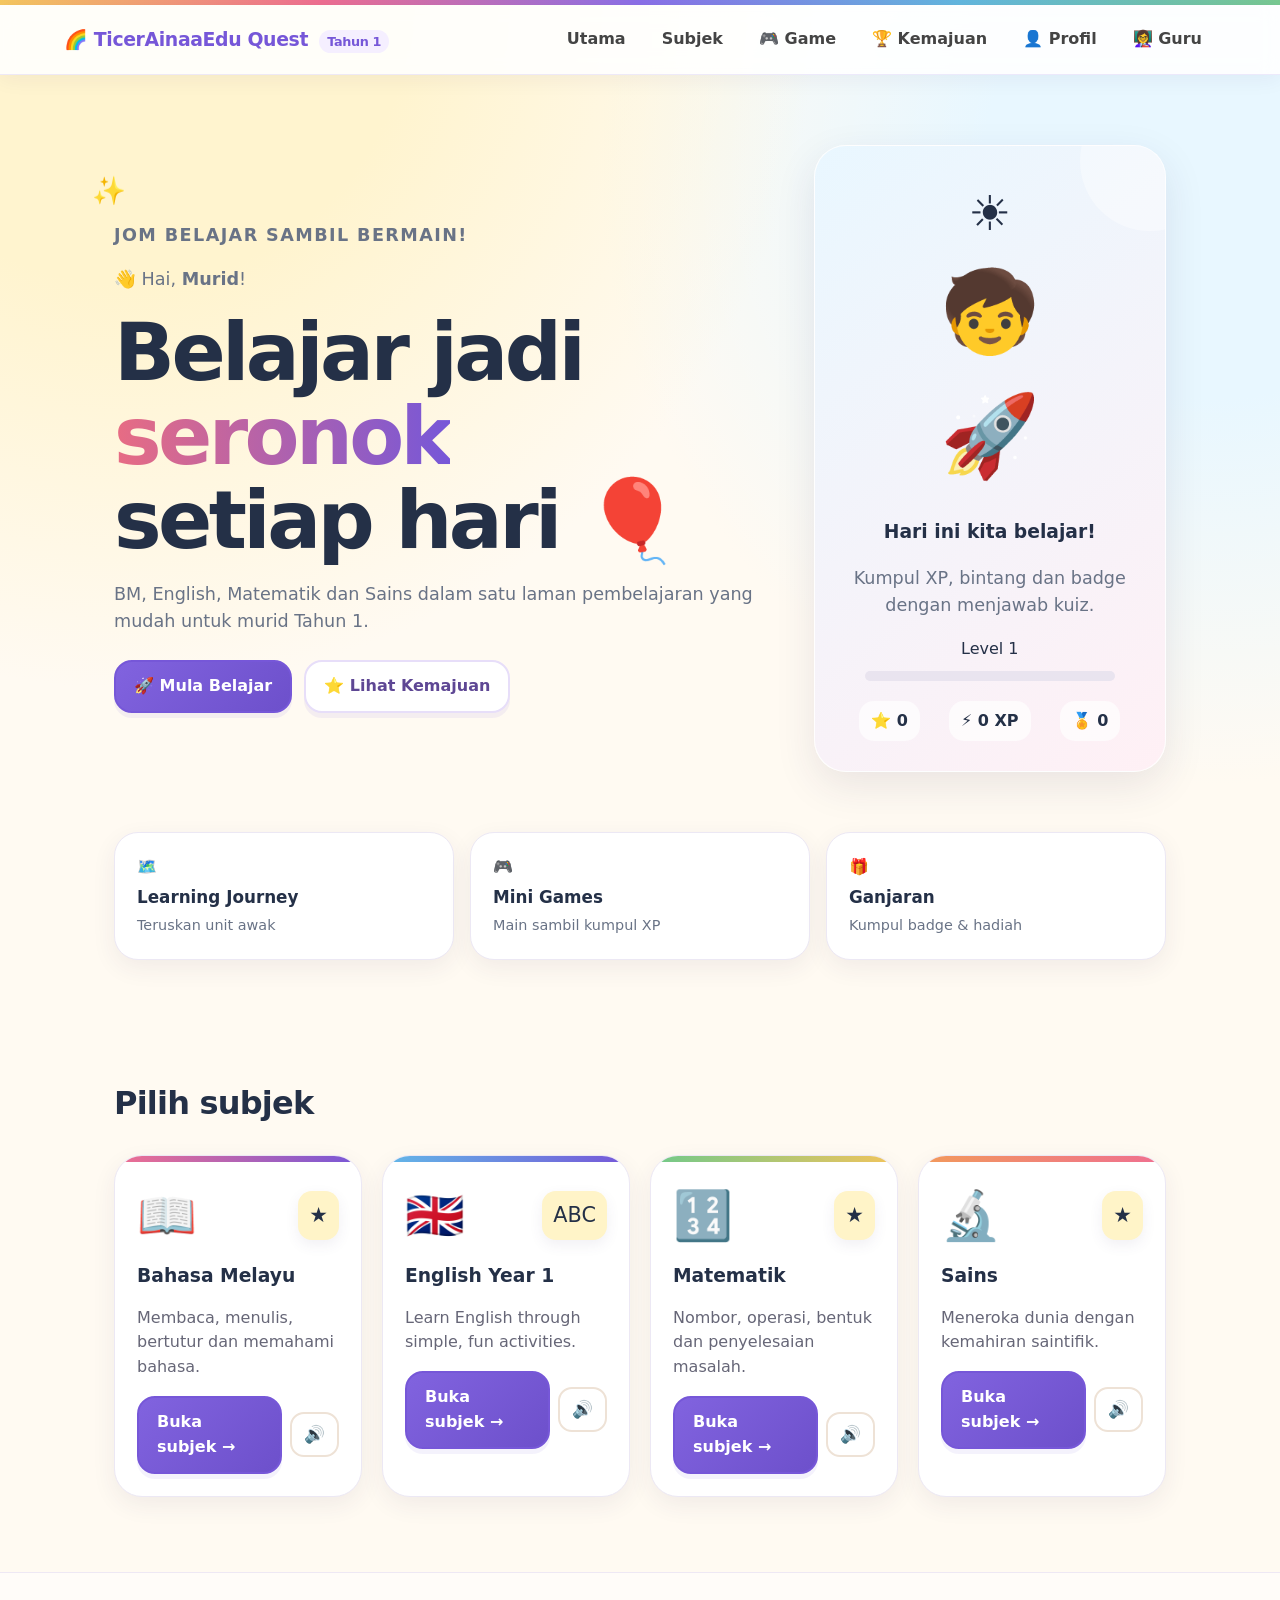
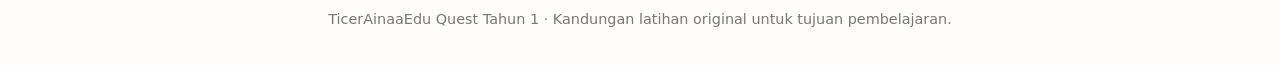
<file: index.html>
<!doctype html>
<html lang="ms">
<head>
<meta charset="utf-8"><meta name="viewport" content="width=device-width,initial-scale=1">
<title>TicerAinaaEdu Quest Tahun 1</title><link rel="stylesheet" href="style.css">
</head>
<body>
<header class="top"><div class="brand">🌈 TicerAinaaEdu Quest <span>Tahun 1</span></div>
<nav><a href="index.html">Utama</a><a href="subjects.html">Subjek</a><a href="game.html">🎮 Game</a><a href="progress.html">🏆 Kemajuan</a><a href="profile.html">👤 Profil</a><a href="teacher.html">👩‍🏫 Guru</a></nav></header>
<main class="hero">
<section><p class="eyebrow">Jom belajar sambil bermain!</p><p>👋 Hai, <b id="studentWelcome">Murid</b>!</p><h1>Belajar jadi <span>seronok</span> setiap hari 🎈</h1>
<p>BM, English, Matematik dan Sains dalam satu laman pembelajaran yang mudah untuk murid Tahun 1.</p>
<div class="actions"><a class="btn primary" href="subjects.html">🚀 Mula Belajar</a><a class="btn" href="progress.html">⭐ Lihat Kemajuan</a></div></section>
<div class="hero-card"><div class="sun">☀️</div><div class="home-avatar" id="homeAvatar">🧒</div><div class="rocket">🚀</div><h3>Hari ini kita belajar!</h3><p>Kumpul XP, bintang dan badge dengan menjawab kuiz.</p><div class="home-level"><span id="homeLevel">Level 1</span><div class="level-track"><i id="homeLevelBar"></i></div></div><div class="mini-stats"><b>⭐ <span id="stars">0</span></b><b>⚡ <span id="xp">0</span> XP</b><b>🏅 <span id="badges">0</span></b></div></div>
</main>
<section class="section quick-home"><div class="quick-grid"><a class="quick-card" href="subjects.html">🗺️<b>Learning Journey</b><span>Teruskan unit awak</span></a><a class="quick-card" href="game.html">🎮<b>Mini Games</b><span>Main sambil kumpul XP</span></a><a class="quick-card" href="progress.html">🎁<b>Ganjaran</b><span>Kumpul badge & hadiah</span></a></div></section>
<section class="section"><h2>Pilih subjek</h2><div id="subjectGrid" class="grid"></div></section>
<footer>TicerAinaaEdu Quest Tahun 1 · Kandungan latihan original untuk tujuan pembelajaran.</footer>
<script src="app.js?v=60"></script><script>renderSubjects("subjectGrid"); updateHomeStats();</script>
</body></html>
</file>
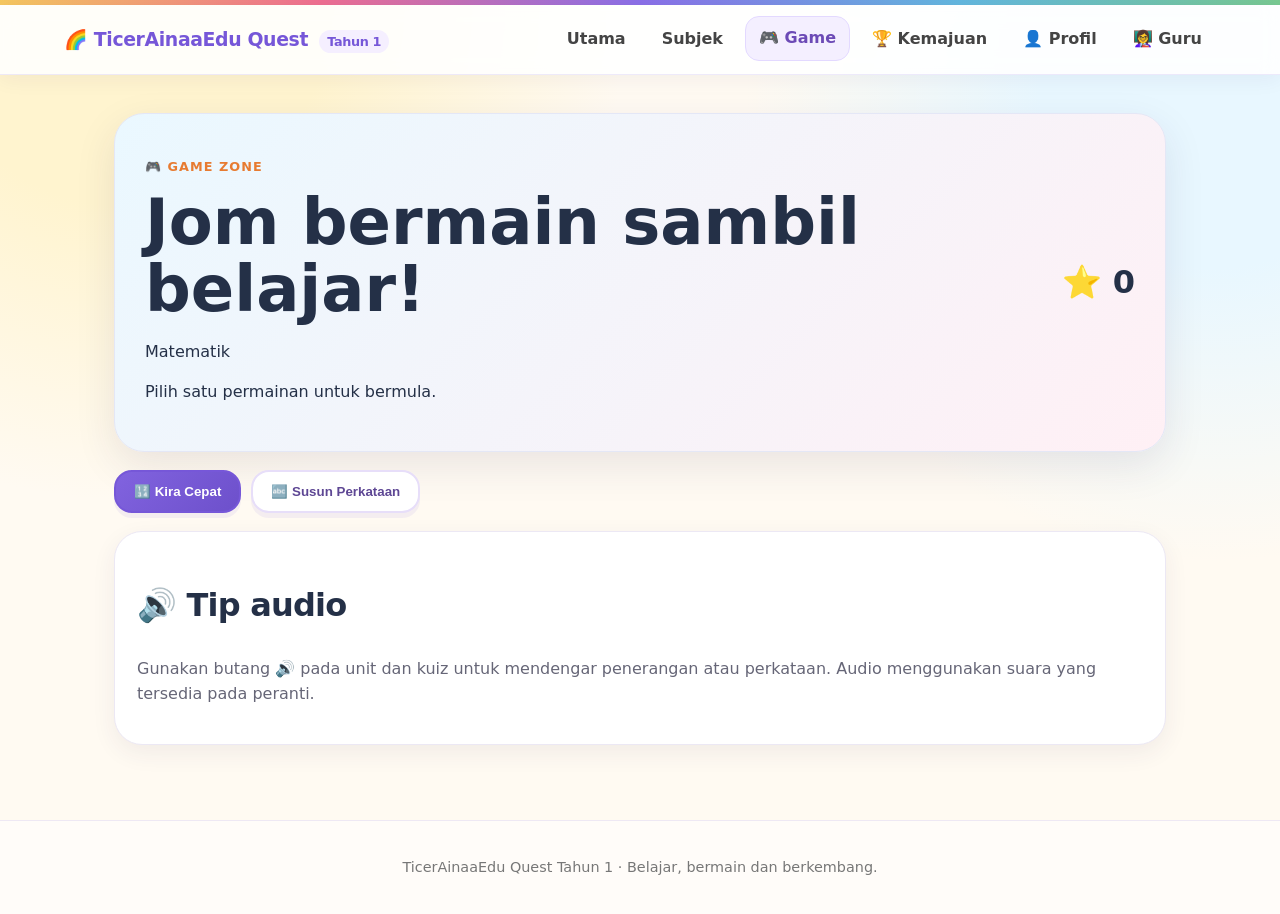
<file: game.html>
<!doctype html><html lang="ms"><head><meta charset="utf-8"><meta name="viewport" content="width=device-width,initial-scale=1"><title>Mini Game - TicerAinaaEdu Quest</title><link rel="stylesheet" href="style.css"></head><body><header class="top"><div class="brand">🌈 TicerAinaaEdu Quest <span>Tahun 1</span></div><nav><a href="index.html">Utama</a><a href="subjects.html">Subjek</a><a class="active" href="game.html">🎮 Game</a><a href="progress.html">🏆 Kemajuan</a><a href="profile.html">👤 Profil</a><a href="teacher.html">👩‍🏫 Guru</a></nav></header><main class="section"><div class="game-hero"><div><p class="eyebrow">🎮 Game Zone</p><h1>Jom bermain sambil belajar!</h1><p id="gameSubject">Tahun 1</p><p id="gamePrompt">Pilih satu permainan untuk bermula.</p></div><div class="game-score">⭐ <span id="gameScore">0</span></div></div><div class="game-menu"><button class="game-start btn primary" onclick="startNumberGame()">🔢 Kira Cepat</button><button class="game-start btn" onclick="startMatchGame()">🔤 Susun Perkataan</button></div><div id="gameArea"></div><div class="card"><h2>🔊 Tip audio</h2><p>Gunakan butang 🔊 pada unit dan kuiz untuk mendengar penerangan atau perkataan. Audio menggunakan suara yang tersedia pada peranti.</p></div></main><footer>TicerAinaaEdu Quest Tahun 1 · Belajar, bermain dan berkembang.</footer><script src="app.js?v=60"></script><script>initGame();</script></body></html>
</file>
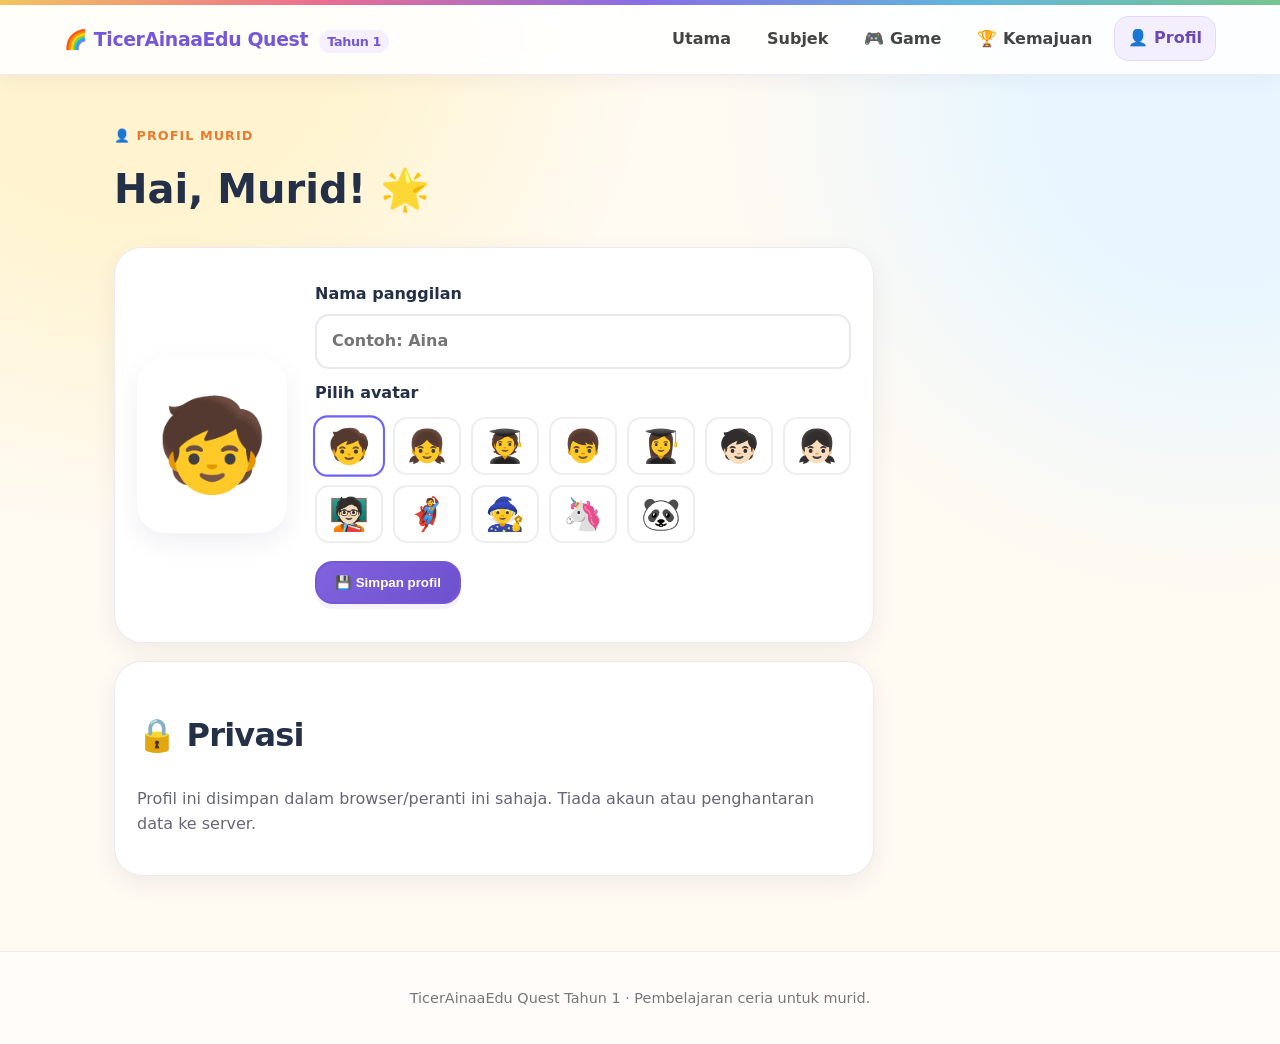
<file: profile.html>
<!doctype html><html lang="ms"><head><meta charset="utf-8"><meta name="viewport" content="width=device-width,initial-scale=1"><title>Profil Murid - TicerAinaaEdu Quest</title><link rel="stylesheet" href="style.css"></head><body>
<header class="top"><div class="brand">🌈 TicerAinaaEdu Quest <span>Tahun 1</span></div><nav><a href="index.html">Utama</a><a href="subjects.html">Subjek</a><a href="game.html">🎮 Game</a><a href="progress.html">🏆 Kemajuan</a><a class="active" href="profile.html">👤 Profil</a></nav></header>
<main class="section"><p class="eyebrow">👤 Profil murid</p><h1>Hai, <span id="hello">Murid</span>! 🌟</h1><div class="profile-card card"><div class="avatar-big" id="avatarBig">🧒</div><div class="profile-form"><label>Nama panggilan<input id="studentName" maxlength="30" placeholder="Contoh: Aina"></label><label>Pilih avatar</label><div class="avatar-grid" id="avatarGrid"></div><button class="btn primary" onclick="saveProfile()">💾 Simpan profil</button><p id="profileMsg" class="success-msg"></p></div></div><div class="card tip"><h2>🔒 Privasi</h2><p>Profil ini disimpan dalam browser/peranti ini sahaja. Tiada akaun atau penghantaran data ke server.</p></div></main><footer>TicerAinaaEdu Quest Tahun 1 · Pembelajaran ceria untuk murid.</footer>
<script src="app.js?v=60"></script><script>renderProfile();</script></body></html>
</file>
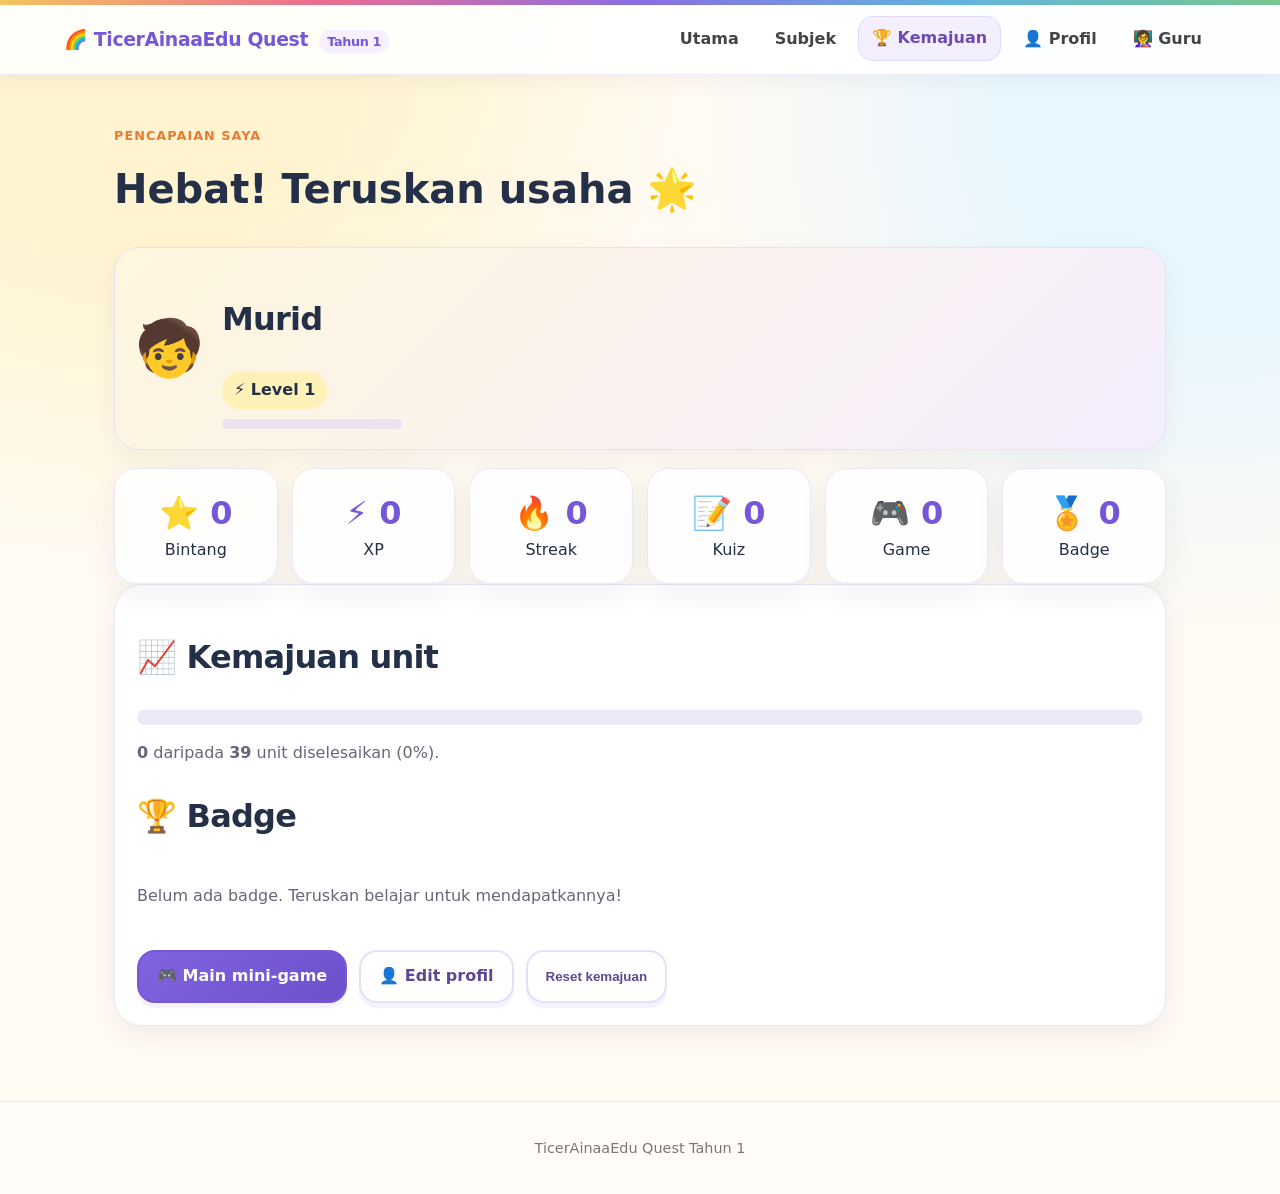
<file: progress.html>
<!doctype html><html lang="ms"><head><meta charset="utf-8"><meta name="viewport" content="width=device-width,initial-scale=1">
<title>Kemajuan - TicerAinaaEdu Quest</title><link rel="stylesheet" href="style.css"></head><body>
<header class="top"><div class="brand">🌈 TicerAinaaEdu Quest <span>Tahun 1</span></div><nav><a href="index.html">Utama</a><a href="subjects.html">Subjek</a><a class="active" href="progress.html">🏆 Kemajuan</a><a href="profile.html">👤 Profil</a><a href="teacher.html">👩‍🏫 Guru</a></nav></header>
<main class="section"><p class="eyebrow">Pencapaian saya</p><h1>Hebat! Teruskan usaha 🌟</h1><div id="progress"></div></main><footer>TicerAinaaEdu Quest Tahun 1</footer>
<script src="app.js?v=60"></script><script>renderProgress();</script></body></html>
</file>
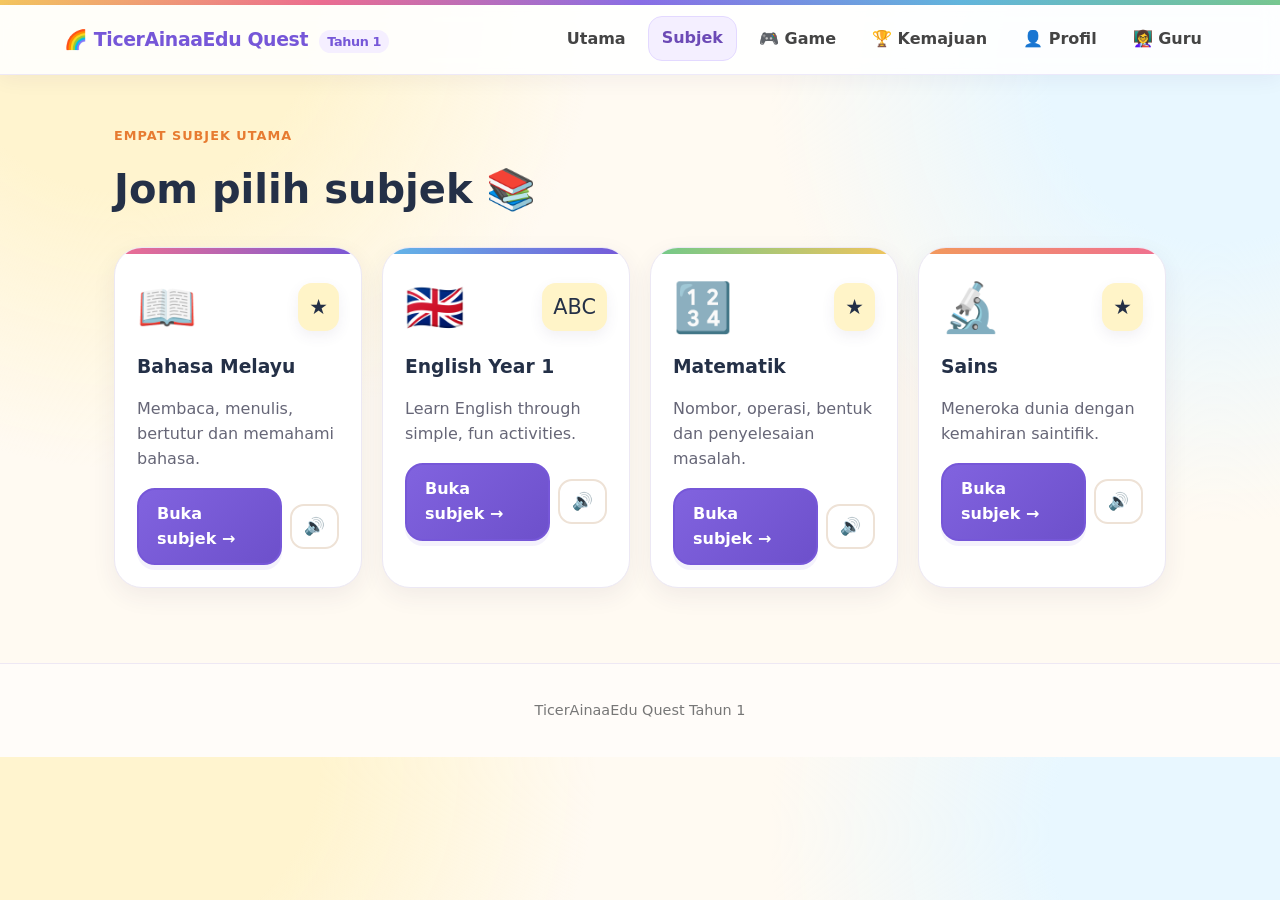
<file: subjects.html>
<!doctype html><html lang="ms"><head><meta charset="utf-8"><meta name="viewport" content="width=device-width,initial-scale=1">
<title>Subjek - TicerAinaaEdu Quest</title><link rel="stylesheet" href="style.css"></head><body>
<header class="top"><div class="brand">🌈 TicerAinaaEdu Quest <span>Tahun 1</span></div><nav><a href="index.html">Utama</a><a class="active" href="subjects.html">Subjek</a><a href="game.html">🎮 Game</a><a href="progress.html">🏆 Kemajuan</a><a href="profile.html">👤 Profil</a><a href="teacher.html">👩‍🏫 Guru</a></nav></header>
<main class="section"><p class="eyebrow">Empat subjek utama</p><h1>Jom pilih subjek 📚</h1><div id="subjectGrid" class="grid"></div></main><footer>TicerAinaaEdu Quest Tahun 1</footer>
<script src="app.js?v=60"></script><script>renderSubjects("subjectGrid");</script></body></html>
</file>
<file: style.css>
*{box-sizing:border-box}body{margin:0;font-family:system-ui,-apple-system,Segoe UI,sans-serif;background:#fffaf2;color:#263238;line-height:1.55}.top{position:sticky;top:0;z-index:5;display:flex;justify-content:space-between;align-items:center;padding:15px 6%;background:#ffffffee;backdrop-filter:blur(10px);border-bottom:1px solid #eee}.brand{font-weight:900;font-size:1.25rem;color:#6c4ab6}.brand span{font-size:.8rem;color:#555}.top nav{display:flex;gap:8px}.top nav a{padding:9px 13px;border-radius:14px;text-decoration:none;color:#444;font-weight:700}.top nav a:hover,.top nav .active{background:#efe8ff;color:#6c4ab6}.hero{max-width:1100px;margin:auto;padding:70px 6%;display:grid;grid-template-columns:1.3fr .7fr;gap:35px;align-items:center}.eyebrow{font-weight:800;color:#e77b31;text-transform:uppercase;letter-spacing:.08em;font-size:.8rem}.hero h1{font-size:clamp(2.5rem,7vw,5rem);line-height:1.05;margin:10px 0}.hero h1 span{color:#e86c83}.hero p{font-size:1.1rem;max-width:650px}.actions{display:flex;gap:12px;flex-wrap:wrap;margin-top:25px}.btn{display:inline-block;padding:12px 18px;border-radius:16px;background:white;border:2px solid #eadffb;text-decoration:none;color:#5e4794;font-weight:800}.btn.primary{background:#7b5ac7;color:white;border-color:#7b5ac7}.hero-card{background:linear-gradient(145deg,#e9f7ff,#fff0f5);border-radius:32px;padding:30px;text-align:center;box-shadow:0 18px 50px #8b6bb522}.sun{font-size:3rem}.rocket{font-size:5rem}.mini-stats{display:flex;justify-content:space-around;margin-top:20px}.section{max-width:1100px;margin:auto;padding:45px 6%}.section h1{font-size:2.5rem;margin-top:0}.section h2{font-size:2rem}.grid{display:grid;grid-template-columns:repeat(auto-fit,minmax(220px,1fr));gap:18px}.card{background:white;border:1px solid #eee2d6;border-radius:24px;padding:22px;box-shadow:0 8px 30px #6d4b2410}.subject-icon{font-size:3rem}.card h3{margin:8px 0}.card p{color:#667}.unit{display:flex;align-items:center;justify-content:space-between;gap:12px}.unit .num{width:48px;height:48px;border-radius:15px;display:grid;place-items:center;background:#f1eaff;font-weight:900;color:#6c4ab6}.unit a{margin-left:auto}.lesson-box{background:white;border-radius:28px;padding:28px;box-shadow:0 10px 35px #6d4b2410}.chips{display:flex;gap:8px;flex-wrap:wrap}.chip{padding:6px 10px;border-radius:99px;background:#fff0d8;font-weight:700;font-size:.85rem}.quiz-q{background:white;border-radius:24px;padding:24px;margin:18px 0;border:1px solid #eee}.option{display:block;width:100%;text-align:left;padding:13px 15px;margin:9px 0;border:2px solid #eee2d6;border-radius:14px;background:#fff;cursor:pointer;font-weight:700}.option:hover{border-color:#a68bdc;background:#faf7ff}.option.correct{border-color:#62b77b;background:#edfff2}.option.wrong{border-color:#df7272;background:#fff0f0}.result{text-align:center;padding:25px;background:#f0ebff;border-radius:24px}.bar{height:15px;background:#eee;border-radius:99px;overflow:hidden}.bar i{display:block;height:100%;background:#7b5ac7}.statgrid{display:grid;grid-template-columns:repeat(auto-fit,minmax(150px,1fr));gap:14px}.stat{background:white;border-radius:22px;padding:20px;text-align:center}.stat b{display:block;font-size:2rem}footer{text-align:center;padding:35px;color:#777;font-size:.9rem}@media(max-width:750px){.hero{grid-template-columns:1fr;padding-top:45px}.top{align-items:flex-start}.top nav{flex-wrap:wrap;justify-content:flex-end}.brand{font-size:1rem}.hero h1{font-size:2.8rem}}
.points{margin:10px 0 0 18px;padding:0}.points li{margin:4px 0}.unit{align-items:flex-start}
.profile-card{display:flex;gap:28px;align-items:center;max-width:760px;margin-top:18px}.avatar-big{font-size:90px;min-width:150px;text-align:center;background:#fff;border-radius:28px;padding:18px;box-shadow:0 10px 30px rgba(0,0,0,.08)}.profile-form{flex:1}.profile-form label{display:block;font-weight:700;margin:12px 0}.profile-form input{display:block;width:100%;box-sizing:border-box;padding:13px 15px;border:2px solid #e8e8ef;border-radius:14px;margin-top:7px;font:inherit}.avatar-grid{display:flex;flex-wrap:wrap;gap:10px;margin:10px 0 18px}.avatar-choice{font-size:32px;border:2px solid #eee;border-radius:14px;background:#fff;padding:8px 12px;cursor:pointer}.avatar-choice.selected{border-color:#6c63ff;transform:scale(1.06)}.success-msg{font-weight:700}.tip{max-width:760px;margin-top:18px}.level-pill{display:inline-block;padding:7px 12px;border-radius:999px;background:#fff2b8;font-weight:800}.streak{font-weight:800}.@media(max-width:650px){.profile-card{flex-direction:column;text-align:center}.profile-form{width:100%}.avatar-big{min-width:120px}}
@keyframes fall{to{transform:translateY(110vh) rotate(360deg);opacity:0}}
.teacher-head{display:flex;justify-content:space-between;align-items:flex-start;gap:20px;margin-bottom:20px}.teacher-head h1{font-size:clamp(2.2rem,5vw,3.6rem);margin:4px 0}.teacher-actions{display:flex;gap:10px;flex-wrap:wrap}.teacher-profile{display:flex;align-items:center;gap:18px;margin-bottom:18px}.teacher-avatar{font-size:58px;width:88px;height:88px;border-radius:24px;background:#f1eaff;display:grid;place-items:center}.teacher-profile h2{margin:0}.teacher-profile p{margin:4px 0;color:#667}.teacher-stats{margin-bottom:18px}.teacher-section{margin-top:18px}.subject-progress-list{display:grid;gap:18px}.subject-row-top{display:flex;justify-content:space-between;gap:12px;margin-bottom:7px}.teacher-note{background:#fff8e8}.chip{display:inline-block;margin:4px}.teacher-head .eyebrow{margin-bottom:0}@media(max-width:700px){.teacher-head{flex-direction:column}.teacher-actions{width:100%}.teacher-actions .btn{flex:1;text-align:center}.subject-row-top{font-size:.9rem}}@media print{.top nav,.teacher-actions,footer{display:none!important}.top{position:static}.section{padding:20px}.card{box-shadow:none}.teacher-note{display:none}}
/* V6: richer child-friendly UI */
.subject-art{font-size:3rem;display:flex;align-items:center;justify-content:space-between}.subject-art span{font-size:1.3rem;background:#fff4c8;padding:8px 11px;border-radius:14px}.subject-card{transition:transform .18s ease,box-shadow .18s ease}.subject-card:hover{transform:translateY(-4px);box-shadow:0 14px 35px #6d4b2420}.card-actions{display:flex;align-items:center;gap:8px;margin-top:14px}.icon-btn{border:2px solid #eee2d6;background:#fff;border-radius:14px;padding:10px 12px;cursor:pointer;font-size:1.05rem}.icon-btn:hover{background:#faf7ff;border-color:#a68bdc}.subject-banner{display:flex;align-items:center;gap:25px;background:linear-gradient(135deg,#fff,#f5efff);border-radius:30px;padding:25px;margin-bottom:22px}.big-visual{font-size:4rem;min-width:130px;text-align:center}.unit-top{display:flex;justify-content:space-between;align-items:center}.unit-emoji{font-size:1.7rem}.quiz-head{display:flex;justify-content:space-between;align-items:center;gap:15px}.mode-pill{background:#fff2b8;border-radius:99px;padding:9px 14px;font-weight:900}.lesson-box{display:flex;align-items:center;gap:22px}.lesson-visual{font-size:3.3rem;min-width:90px;text-align:center}.adaptive-note{margin:18px 0;padding:15px 18px;background:#eaf8ff;border:1px solid #d7eff9;border-radius:18px;font-weight:650}.question-title{display:flex;justify-content:space-between;align-items:center;gap:10px}.question-title h3{margin:0}.result-trophy{font-size:4rem}.center{justify-content:center}.profile-strip{display:flex;align-items:center;gap:18px;background:linear-gradient(135deg,#fff7dd,#f4edff);border-radius:25px;padding:20px;margin-bottom:18px}.profile-avatar{font-size:55px}.level-track{height:10px;background:#e9e4ef;border-radius:99px;overflow:hidden;margin-top:9px;min-width:180px}.level-track i{display:block;height:100%;background:#e86c83;border-radius:99px}.badge-wall{display:flex;gap:10px;flex-wrap:wrap}.badge-item{padding:10px 13px;border-radius:16px;background:#fff4d7;font-weight:800}.warning{background:#fff0d0!important}.history-table{display:grid;gap:8px}.history-table>div{display:flex;justify-content:space-between;gap:12px;padding:11px 13px;border-radius:12px;background:#faf8f4}.home-avatar{font-size:5rem}.home-level{max-width:250px;margin:15px auto}.home-level .level-track{min-width:0}.game-hero{display:flex;justify-content:space-between;align-items:center;gap:20px;background:linear-gradient(135deg,#eaf8ff,#fff0f5);border-radius:30px;padding:30px;margin-bottom:18px}.game-hero h1{font-size:clamp(2.2rem,6vw,4rem);line-height:1.05;margin:5px 0}.game-score{font-size:2rem;font-weight:900;white-space:nowrap}.game-menu{display:flex;gap:10px;flex-wrap:wrap;margin-bottom:18px}.game-start.active{box-shadow:0 0 0 4px #eee2ff}.game-card{background:white;border-radius:28px;padding:30px;text-align:center;box-shadow:0 10px 35px #6d4b2410;margin-bottom:18px}.game-big{font-size:3.4rem;font-weight:950;letter-spacing:.05em;margin:10px}.game-options{display:grid;grid-template-columns:repeat(2,minmax(120px,1fr));gap:12px;max-width:500px;margin:20px auto}.game-option{padding:18px;border:2px solid #eee2d6;border-radius:18px;background:#fff;font-size:1.4rem;font-weight:900;cursor:pointer}.game-option:hover{background:#faf7ff;border-color:#a68bdc}.game-option.correct{background:#edfff2;border-color:#62b77b}.game-option.wrong{background:#fff0f0;border-color:#df7272}.game-input{display:block;width:min(100%,380px);margin:15px auto;padding:14px;border:2px solid #e8e8ef;border-radius:15px;font:inherit;font-size:1.2rem;text-align:center}.game-success{font-size:1.3rem;font-weight:900}.game-fail{font-weight:800}@media(max-width:700px){.lesson-box,.subject-banner,.game-hero{flex-direction:column;text-align:center}.quiz-head{align-items:flex-start;flex-direction:column}.mode-pill{align-self:flex-start}.game-options{grid-template-columns:1fr 1fr}.big-visual{min-width:0}.profile-strip{align-items:flex-start}.level-track{min-width:150px}}@media(max-width:450px){.top nav a{font-size:.85rem;padding:7px 9px}.game-options{grid-template-columns:1fr}.game-big{font-size:2.7rem}}

/* V7 - Playful app-style redesign */
:root{--ink:#243047;--muted:#697386;--purple:#7657d8;--pink:#ef6f91;--cream:#fffaf2;--card:#ffffff;--line:#ece8f4;--shadow:0 14px 40px rgba(50,38,90,.10)}
html{scroll-behavior:smooth}body{font-family:ui-rounded,system-ui,-apple-system,BlinkMacSystemFont,"Segoe UI",sans-serif;background:radial-gradient(circle at 10% 0%,#fff4cf 0 14%,transparent 34%),radial-gradient(circle at 95% 10%,#e8f7ff 0 12%,transparent 32%),var(--cream);color:var(--ink)}
body:before{content:"";display:block;height:5px;background:linear-gradient(90deg,#f6c85f,#ef6f91,#8b70e8,#63b8df,#78c991)}
.top{position:sticky;top:0;margin:0 auto;padding:12px max(5%,24px);background:rgba(255,255,255,.88);border-bottom:1px solid rgba(118,87,216,.12);box-shadow:0 4px 20px rgba(55,42,95,.06);z-index:20}
.brand{font-size:1.18rem;color:var(--purple);letter-spacing:-.02em}.brand span{background:#f5efff;color:#7657d8;padding:4px 8px;border-radius:999px;margin-left:5px}.top nav a{border:1px solid transparent;transition:.18s}.top nav a:hover,.top nav .active{background:#f4efff;border-color:#e3d9ff;transform:translateY(-1px)}
.hero{max-width:1180px;padding:70px 5% 55px;gap:45px}.hero section:first-child{position:relative}.hero section:first-child:before{content:"✨";position:absolute;left:-22px;top:-34px;font-size:1.7rem;animation:floaty 3s ease-in-out infinite}.hero h1{letter-spacing:-.045em;text-wrap:balance}.hero h1 span{background:linear-gradient(90deg,#e86c83,#7657d8);-webkit-background-clip:text;background-clip:text;color:transparent}.hero p{color:var(--muted)}
.btn{border:2px solid #e7def9;border-radius:18px;box-shadow:0 5px 0 rgba(118,87,216,.08);transition:transform .15s,box-shadow .15s}.btn:hover{transform:translateY(-2px);box-shadow:0 8px 18px rgba(65,48,100,.10)}.btn.primary{background:linear-gradient(135deg,#8163df,#6d50cb);border-color:#7657d8}
.hero-card{border:1px solid rgba(255,255,255,.9);box-shadow:var(--shadow);position:relative;overflow:hidden}.hero-card:after{content:"";position:absolute;width:140px;height:140px;border-radius:50%;background:rgba(255,255,255,.35);right:-55px;top:-55px}.hero-card .mini-stats b{background:rgba(255,255,255,.7);padding:8px 12px;border-radius:15px}
.section{max-width:1180px;padding:38px 5% 55px}.section h2{letter-spacing:-.025em}.grid{gap:20px}.card{border:1px solid var(--line);box-shadow:0 8px 25px rgba(50,38,90,.07);transition:transform .18s,box-shadow .18s;border-radius:28px}.card:hover{transform:translateY(-5px);box-shadow:var(--shadow)}.subject-card{position:relative;overflow:hidden}.subject-card:before{content:"";position:absolute;inset:0 0 auto;height:6px;background:linear-gradient(90deg,#ef6f91,#7657d8)}.subject-card:nth-child(2):before{background:linear-gradient(90deg,#62b8e8,#7657d8)}.subject-card:nth-child(3):before{background:linear-gradient(90deg,#70c98a,#f2c45c)}.subject-card:nth-child(4):before{background:linear-gradient(90deg,#f29a5b,#ef6f91)}
.subject-icon{background:#faf7ff;width:76px;height:76px;border-radius:24px;display:grid;place-items:center}.subject-art span{box-shadow:0 5px 14px rgba(80,60,120,.08)}
.subject-banner{border:1px solid #e9e0fa;box-shadow:0 10px 30px rgba(50,38,90,.06);background:linear-gradient(135deg,#fff,#f7f1ff)}.big-visual{filter:drop-shadow(0 8px 10px rgba(70,50,100,.10))}
.unit{border:1px solid var(--line);position:relative;overflow:hidden}.unit:before{content:"";width:6px;position:absolute;left:0;top:0;bottom:0;background:linear-gradient(#f3c45b,#ef6f91)}.unit .num{border-radius:17px;box-shadow:inset 0 -3px 0 rgba(80,50,120,.08)}.unit a.btn{white-space:nowrap}
.lesson-box,.quiz-q,.game-card,.stat{border:1px solid var(--line);box-shadow:0 10px 30px rgba(50,38,90,.07)}.lesson-box{background:linear-gradient(135deg,#fff,#fbf8ff)}.chips .chip{border:1px solid #f0ddae}.adaptive-note{box-shadow:0 7px 20px rgba(60,130,170,.08)}
.quiz-q{transition:transform .15s}.quiz-q:hover{transform:translateY(-2px)}.option{transition:.15s;box-shadow:0 3px 0 rgba(60,45,90,.04)}.option:hover{transform:translateX(3px)}
.result{border:1px solid #ded3ff;box-shadow:0 12px 30px rgba(118,87,216,.10)}.bar{background:#ece8f4}.bar i{background:linear-gradient(90deg,#ef6f91,#7657d8)}
.stat{background:rgba(255,255,255,.9)}.stat b{color:var(--purple)}.teacher-profile,.profile-strip{border:1px solid #e9e0fa;box-shadow:0 8px 25px rgba(50,38,90,.06)}.teacher-avatar,.avatar-big{box-shadow:0 10px 25px rgba(70,50,100,.08)}
.badge-item{border:1px solid #f0dfaa;box-shadow:0 5px 12px rgba(100,75,30,.06)}.history-table>div{border:1px solid #eee9f3}
.game-hero{border:1px solid #e4e7f6;box-shadow:var(--shadow)}.game-card{background:rgba(255,255,255,.95)}.game-option{transition:.15s;box-shadow:0 4px 0 rgba(70,50,100,.06)}.game-option:hover{transform:translateY(-2px);box-shadow:0 7px 14px rgba(70,50,100,.10)}
footer{margin-top:20px;background:rgba(255,255,255,.55);border-top:1px solid #eee8f4}
@keyframes floaty{0%,100%{transform:translateY(0) rotate(-8deg)}50%{transform:translateY(-7px) rotate(8deg)}}
@media(max-width:750px){.top{padding:10px 4%}.top nav{gap:5px}.top nav a{padding:8px 9px}.hero{padding-top:45px}.section{padding-left:4%;padding-right:4%}.hero-card{padding:25px 18px}.mini-stats{gap:6px}.hero-card .mini-stats b{font-size:.9rem;padding:7px 8px}.unit{padding:18px 18px 18px 24px}.unit a.btn{padding:9px 12px}}
@media(prefers-reduced-motion:reduce){*,*:before,*:after{animation:none!important;transition:none!important;scroll-behavior:auto!important}}

/* V8 Learning Journey */
.journey-summary{margin:12px 0 15px;padding:10px 14px;border-radius:16px;background:#fff7d9;display:inline-block}.daily-card{display:flex;justify-content:space-between;align-items:center;gap:18px;margin:0 0 22px;padding:18px 22px;background:linear-gradient(135deg,#fff7d8,#f5efff);border:1px solid #eadfb8}.daily-title{font-size:1.15rem;font-weight:950}.daily-card p{margin:4px 0 0;color:var(--muted)}.disabled{opacity:.55!important;cursor:not-allowed!important;transform:none!important}.journey-grid{display:grid;gap:20px}.journey-node.done{border-color:#d8ebd9;background:linear-gradient(180deg,#fff,#f7fff8)}.journey-node.locked{filter:saturate(.7);background:#faf9fc}.status-chip{display:inline-flex;padding:7px 11px;border-radius:999px;background:#f4efff;color:#5d49a7;font-weight:850;font-size:.84rem;margin:6px 0}.locked .status-chip{background:#f0eff2;color:#777}.done .status-chip{background:#e9f8ed;color:#35754b}.card-actions .mini{padding:10px 13px}.q-tools{display:flex;align-items:center;gap:6px}.hint-btn{border:1px solid #ecdcae;background:#fff7d7;border-radius:13px;padding:9px 11px;font-weight:800;cursor:pointer}.hint-text{margin:10px 0;padding:11px 13px;border-radius:14px;background:#fff8df;border:1px dashed #e5cb79;color:#66521e;font-weight:700}@media(max-width:650px){.daily-card{align-items:stretch;flex-direction:column}.daily-card .btn{width:100%}.question-title{align-items:flex-start}.q-tools{flex-wrap:wrap;justify-content:flex-end}}
.quick-home{padding-top:5px}.quick-grid{display:grid;grid-template-columns:repeat(3,1fr);gap:16px}.quick-card{display:flex;flex-direction:column;gap:4px;padding:22px;border:1px solid var(--line);border-radius:24px;background:#fff;box-shadow:0 8px 25px rgba(50,38,90,.07);text-decoration:none;color:var(--ink);transition:.18s}.quick-card:hover{transform:translateY(-4px);box-shadow:var(--shadow)}.quick-card b{font-size:1.05rem}.quick-card span{color:var(--muted);font-size:.9rem}@media(max-width:700px){.quick-grid{grid-template-columns:1fr}}
</file>
